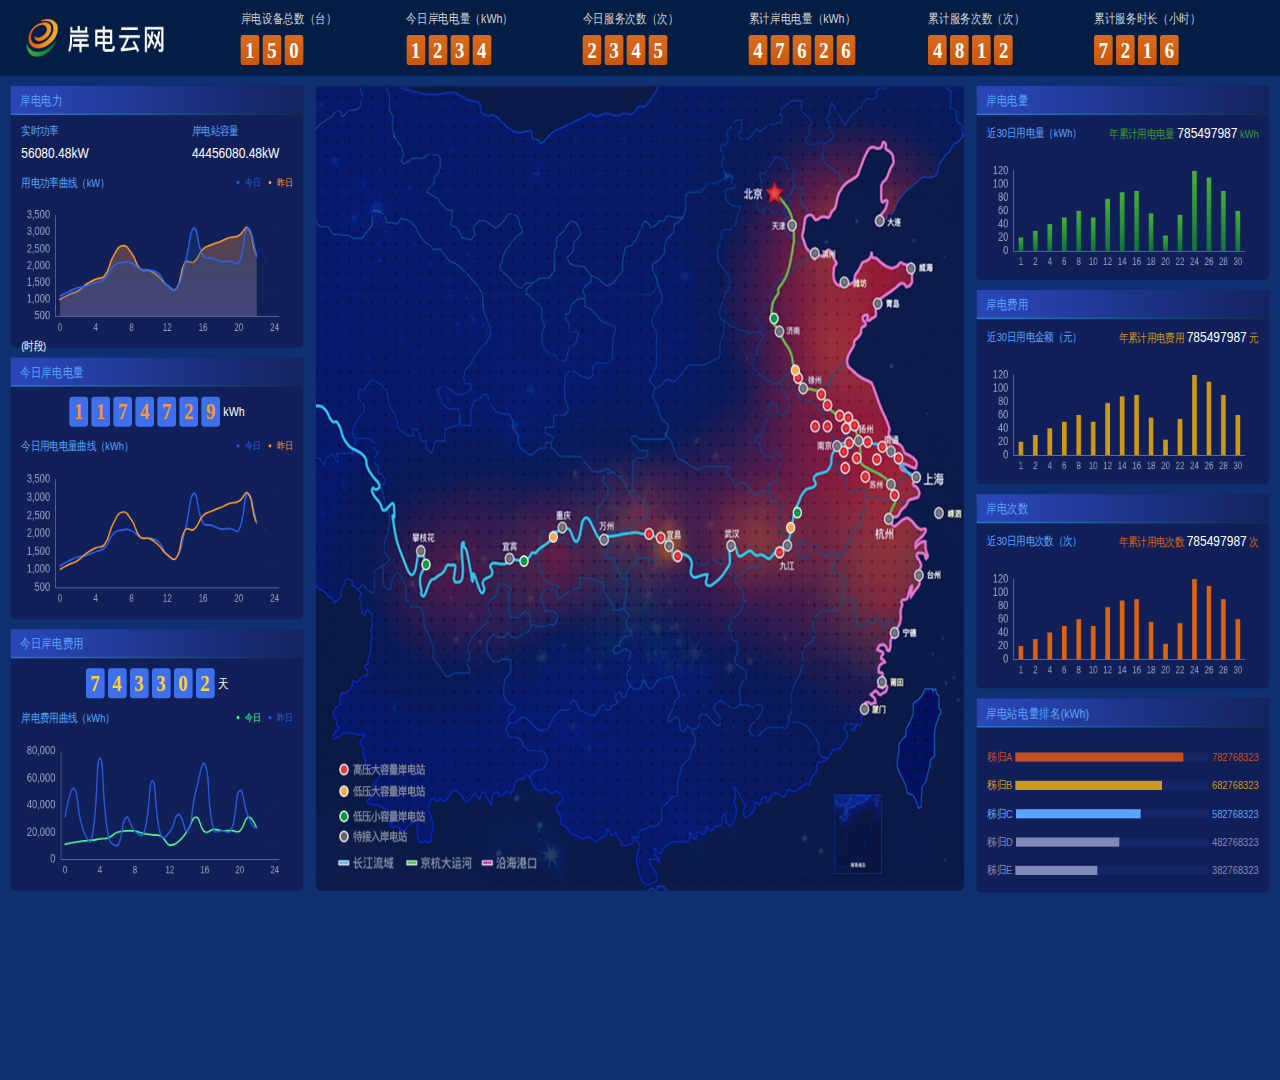
<file: index.html>
<!DOCTYPE html>
<html lang="en">
<head>
  <meta charset="UTF-8">
  <title>岸电云网主图界面</title>
  <link rel="stylesheet" href="./css/common.css">
  <link rel="stylesheet" href="./css/index.css">
</head>
<body>
  <!-- 顶部内容 -->
  <div class="header d-flex align-items-center">
    <img class="ml-40" src="./image/logo.png" alt="">
    <ul class="headCanshu flex-bet-cen">
      <li>
        <div class="font-16 color-D2D5D5 font-w400">岸电设备总数（台）</div>
        <div class="mt-12 d-flex headCanshu1"></div>
      </li>
      <li>
        <div class="font-16 color-D2D5D5">今日岸电电量（kWh）</div>
        <div class="mt-12 d-flex headCanshu2"></div>
      </li>
      <li>
        <div class="font-16 color-D2D5D5">今日服务次数（次）</div>
        <div class="mt-12 d-flex headCanshu3"></div>
      </li>
      <li>
        <div class="font-16 color-D2D5D5">累计岸电电量（kWh）</div>
        <div class="mt-12 d-flex headCanshu4"></div>
      </li>
      <li>
        <div class="font-16 color-D2D5D5">累计服务次数（次）</div>
        <div class="mt-12 d-flex headCanshu5"></div>
      </li>
      <li>
        <div class="font-16 color-D2D5D5">累计服务时长（小时）</div>
        <div class="mt-12 d-flex headCanshu6"></div>
      </li>
    </ul>
  </div>
  <!-- 主要内容 -->
  <div class="main d-flex justify-content-between w-100 mt-12 mx-16">
    <!-- 左侧内容 -->
    <div class="mainLeft">
      <!--岸电电力-->
      <div class="lrBox w-100 hei_314">
        <div class="borderBg">岸电电力</div>
        <!--岸电电力内容-->
        <div class="mx-16 mt-12 w-100 posi_rela">
          <div class="d-flex justify-content-between">
            <div>
              <div class="color-58A6FF">实时功率</div>
              <div class="font-18 mt-10">
                <span class="addl-ssgl">56080.48</span>kW
              </div>
            </div>
            <div class="mr-20">
              <div class="color-58A6FF">岸电站容量</div>
              <div class="font-18 mt-10">
                <span class="addl-adzrl">44456080.48</span>kW
              </div>
            </div>
          </div>
          <div class="flex-bet-cen mt-20">
            <span class="color-58A6FF">用电功率曲线（kW）</span>
            <div class="flex-cen-cen font-12 font-w400">
              <span class="dot" style="background: #275EE4"></span>
              <span class="color-275EE4 ml-8">今日</span>
              <span class="dot ml-12" style="background: #FF9D2A"></span>
              <span class="color-FF9D2A ml-8">昨日</span>
            </div>
          </div>
          <!-- 岸电电力echarts -->
          <div class="w-100 mt-12" id="andiandianli"></div>
          <div class="z-1">
            (时段)
          </div>
        </div>
      </div>
      <!--今日岸电电量-->
      <div class="lrBox w-100 hei_314 mt-12">
        <div class="borderBg">今日岸电电量</div>
        <div class="mx-16 mt-12 w-100">
          <div class="w-100 flex-cen-cen mt-12">
            <div class="jraddlVal d-flex"></div>
            <span class="font-16">kWh</span>
          </div>
          <div class="flex-bet-cen mt-16">
            <span class="color-58A6FF">今日用电电量曲线（kWh）</span>
            <div class="flex-cen-cen font-12 font-w400">
              <span class="dot" style="background: #275EE4"></span>
              <span class="color-275EE4 ml-8">今日</span>
              <span class="dot ml-12" style="background: #FF9D2A"></span>
              <span class="color-FF9D2A ml-8">昨日</span>
            </div>
          </div>
          <!-- 今日岸电电量echarts -->
          <div class="w-100 mt-12" id="andiandianliang"></div>
        </div>
      </div>
      <!--今日岸电费用-->
      <div class="lrBox w-100 hei_314 mt-12">
        <div class="borderBg">今日岸电费用</div>
        <div class="mx-16 mt-12 w-100">
          <div class="w-100 flex-cen-cen mt-12">
            <div class="jradfyVal d-flex"></div>
            <span class="font-16">天</span>
          </div>
          <div class="flex-bet-cen mt-16">
            <span class="color-58A6FF">岸电费用曲线（kWh）</span>
            <div class="flex-cen-cen font-12 font-w400">
              <span class="dot" style="background: #4DFF90"></span>
              <span class="color-4DFF90 ml-8">今日</span>
              <span class="dot ml-12" style="background: #275EE4"></span>
              <span class="color-275EE4 ml-8">昨日</span>
            </div>
          </div>
          <!-- 今日岸电费用echarts -->
          <div class="w-100 mt-12" id="andianfeiyong"></div>
        </div>
      </div>
    </div>
    <!-- 中间内容 -->
    <div class="mainCenter posi_rela">
      <div class="posi_abso_all js-circle-container"></div>
    </div>
    <!-- 右侧内容 -->
    <div class="mainRight">
      <!--岸电电量-->
      <div class="lrBox w-100 hei_230">
        <div class="borderBg">岸电电量</div>
        <div class="mx-16 py-12">
          <div class="flex-bet-cen w-100">
            <span class="color-58A6FF">近30日用电量（kWh）</span>
            <span class="color-3C9938">
              <span>年累计用电电量</span>
              <span class="font-18 color-fff">785497987</span>
              <span>kWh</span>
            </span>
          </div>
          <div class="mt-20" id="andiandianliang_r"></div>
        </div>
      </div>
      <!--岸电费用-->
      <div class="lrBox w-100 hei_230 mt-12">
        <div class="borderBg">岸电费用</div>
        <div class="mx-16 py-12">
          <div class="flex-bet-cen w-100">
            <span class="color-58A6FF">近30日用电金额（元）</span>
            <span class="color-CC9819">
              <span>年累计用电费用</span>
              <span class="font-18 color-fff">785497987</span>
              <span>元</span>
            </span>
          </div>
          <div class="mt-20" id="andianjine"></div>
        </div>
      </div>
      <!--岸电次数-->
      <div class="lrBox w-100 hei_230 mt-12">
        <div class="borderBg">岸电次数</div>
        <div class="mx-16 py-12">
          <div class="flex-bet-cen w-100">
            <span class="color-58A6FF">近30日用电次数（次）</span>
            <span class="color-DA6314">
              <span>年累计用电次数</span>
              <span class="font-18 color-fff">785497987</span>
              <span>次</span>
            </span>
          </div>
          <div class="mt-20" id="andiancishu"></div>
        </div>
      </div>
      <!--岸电站电量排名(kWh)-->
      <div class="lrBox w-100 hei_230 mt-12">
        <div class="borderBg">岸电站电量排名(kWh)</div>
        <div class="mx-16 pt-8 listhtml">

        </div>
      </div>
    </div>
  </div>
  <script src="./plugins/jquery.min.js"></script>
  <script src="./plugins/echarts.min.js"></script>
  <script src="./js/echartsJson_index.js"></script>
  <script src="./js/function.js"></script>
  <script src="./js/dataJson.js"></script>
  <script src="./js/init.js"></script>
</body>
</html>
</file>
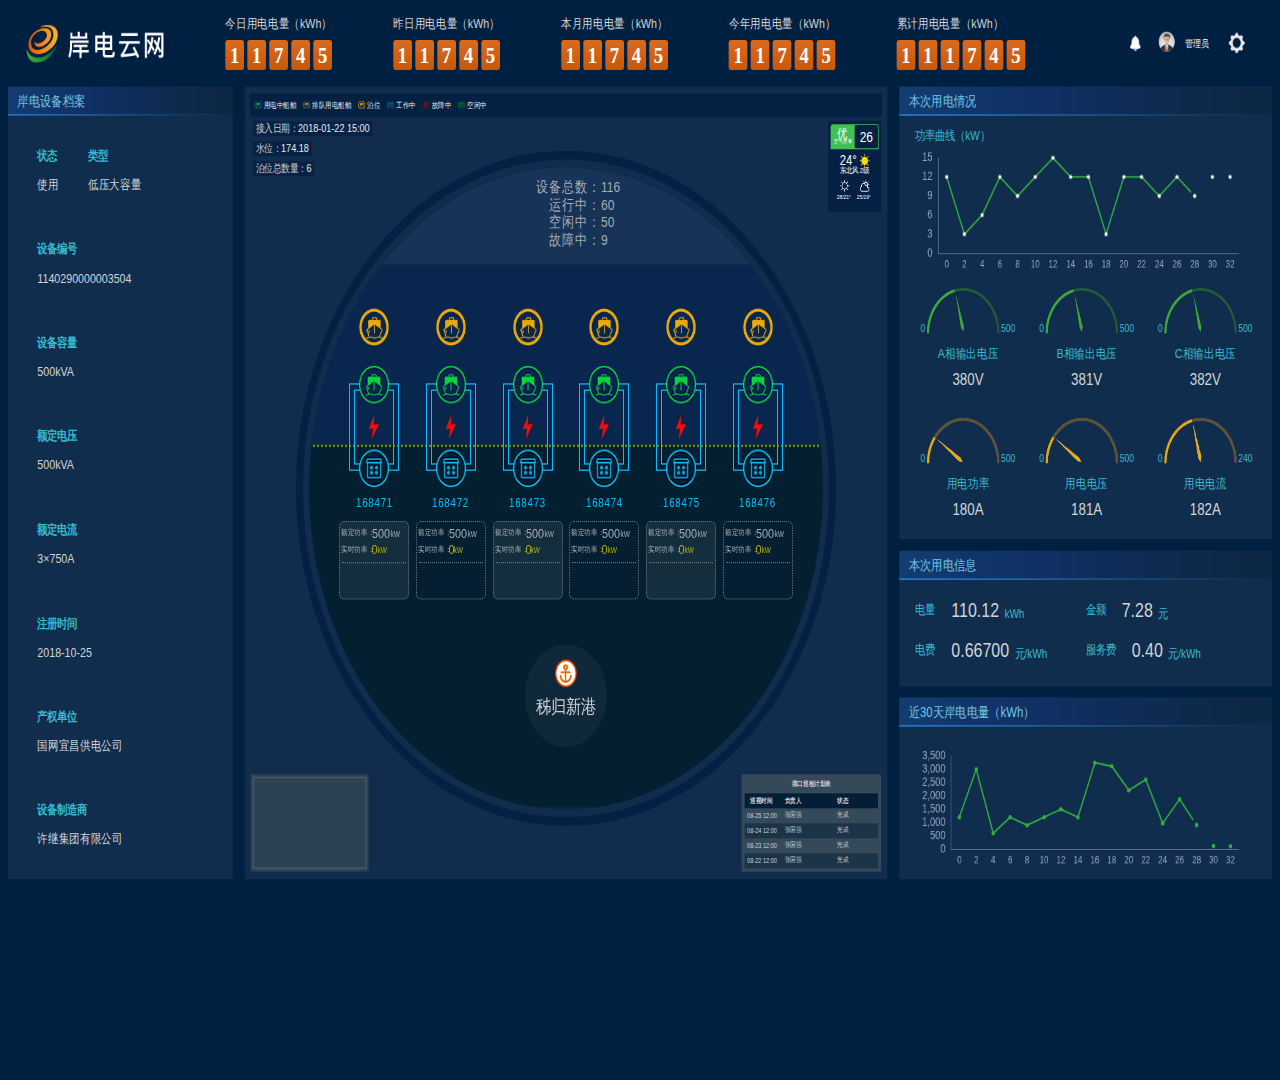
<file: warlevel.html>
<!DOCTYPE html>
<html lang="en">
<head>
  <meta charset="UTF-8">
  <title>岸电云网站级界面</title>
  <link rel="stylesheet" href="./css/common.css">
  <link rel="stylesheet" href="./css/warlevel.css">
</head>
<body>
<!-- 顶部内容 -->
<div class="header d-flex align-items-center">
  <img class="ml-40" src="./image/logo.png" alt="">
  <ul class="headCanshu flex-bet-cen">
    <li>
      <div class="font-16 color-D2D5D5 font-w400">今日用电电量（kWh）</div>
      <div class="mt-12 d-flex headCanshu1"></div>
    </li>
    <li>
      <div class="font-16 color-D2D5D5">昨日用电电量（kWh）</div>
      <div class="mt-12 d-flex headCanshu2"></div>
    </li>
    <li>
      <div class="font-16 color-D2D5D5">本月用电电量（kWh）</div>
      <div class="mt-12 d-flex headCanshu3"></div>
    </li>
    <li>
      <div class="font-16 color-D2D5D5">今年用电电量（kWh）</div>
      <div class="mt-12 d-flex headCanshu4"></div>
    </li>
    <li>
      <div class="font-16 color-D2D5D5">累计用电电量（kWh）</div>
      <div class="mt-12 d-flex headCanshu5"></div>
    </li>
  </ul>
  <div class="flex-cen-cen">
    <img src="./image/bell.png" alt="">
    <img class="ml-24" src="./image/header.png" alt="">
    <span class="ml-12">管理员</span>
    <img class="ml-24 mt-6" src="./image/setting.png" alt="">
  </div>
</div>
<!-- 主要内容 -->
<div class="main d-flex justify-content-between w-100 px-12">
  <!-- 左侧内容 -->
  <div class="mainLeft">
    <div class="borderBg borderBg2">岸电设备档案</div>
    <div class="mainLeftCont w-100 bg-112D4E py-40 pl-44 color-D2D5D5 font-16 d-flex justify-content-between flex-column">
      <div class="d-flex">
        <div class="textModule">
          <span>状态</span>
          <span>使用</span>
        </div>
        <div class="textModule pl-44">
          <span>类型</span>
          <span>低压大容量</span>
        </div>
      </div>
      <div class="textModule">
        <span>设备编号</span>
        <span>1140290000003504</span>
      </div>
      <div class="textModule">
        <span>设备容量</span>
        <span>500kVA</span>
      </div>
      <div class="textModule">
        <span>额定电压</span>
        <span>500kVA</span>
      </div>
      <div class="textModule">
        <span>额定电流</span>
        <span>3×750A</span>
      </div>
      <div class="textModule">
        <span>注册时间</span>
        <span>2018-10-25</span>
      </div>
      <div class="textModule">
        <span>产权单位</span>
        <span>国网宜昌供电公司</span>
      </div>
      <div class="textModule">
        <span>设备制造商</span>
        <span>许继集团有限公司</span>
      </div>
    </div>
  </div>
  <!-- 中间内容 -->
  <div class="mainCenter">
    <div class="port-box bg-122c4d">
      <div class="port-header bg-042043">
        <ul class="ul-ph">
          <li><span>用电中船舶</span></li>
          <li><span>排队用电船舶</span></li>
          <li><span>泊位</span></li>
          <li><span>工作中</span></li>
          <li><span>故障中</span></li>
          <li><span>空闲中</span></li>
        </ul>
      </div>
      <div class="port-data">
        <!--左上角数据-->
        <div class="pd-left">
          <div><span>接入日期：<i>2018-01-22 15:00</i></span></div>
          <div><span>水位：<i>174.18</i></span></div>
          <div><span>泊位总数量：<i>6</i></span></div>
        </div>
        <!--右上角数据-->
        <div class="pd-right clear">
          <div class="air-data">
            <div class="air-flag">
              <div>优</div>
              <span>空气质量</span>
            </div>
            <div class="air-value">26</div>
          </div>
          <div class="temperature-data">
            <span>24°</span>
            <i class="icon-sun"></i>
          </div>
          <div class="wind-value t-center">东北风 2级</div>
          <div class="temperature-data-all">
            <div class="icon-sun-white"><span>28/21°</span></div>
            <div class="icon-cloud"><span>25/19°</span></div>
          </div>
        </div>
        <div class="circle-data">
          <div class="cd-inside bd-50p">
            <!--头部数据-->
            <div class="cd-inside-abs bd-50p">
              <div class="cd-header-box bd-50p">
                <div class="cd-header">
                  <div>
                    <div>
                      <div><span>设备总数：</span><i>116</i></div>
                      <div><span>运行中：</span><i>60</i></div>
                      <div><span>空闲中：</span><i>50</i></div>
                      <div><span>故障中：</span><i>9</i></div>
                    </div>
                  </div>
                </div>
              </div>
            </div>
            <!--底部数据-->
            <div class="cd-inside-abs bd-50p">
              <div class="cd-header-box bd-50p">
                <div style="visibility: hidden;" class="cd-header">
                  <div>
                    <div>
                      <div><span>水位(米)：</span><i>20</i></div>
                      <div><span>泊位总数量(个)：</span><i>80</i></div>
                      <div><span>空闲泊位数量(个)：</span><i>26</i></div>
                      <div><span>流量(立方米/秒)：</span><i>19500</i></div>
                    </div>
                  </div>
                </div>
                <div class="cd-device-wrapper">
                  <ul class="device-list">
                    <li>
                      <span class="icon-charge-size icon-park"></span>
                      <div class="charge-box">
                        <span class="icon-charge-size icon-charge-ship"></span>
                        <div class="transfer-line"><div></div></div>
                        <span class="icon-charge-size icon-work" id='0'></span>
                        <span class="i-work-value">168471</span>
                      </div>
                      <div class="charge-power">
                        <div class="cp-data"><div>额定功率：</div><span>500</span><i>kW</i></div>
                        <div class="cp-data"><div>实时功率：</div><span class="c-b2ab0f" id="powerValue168471Current">0</span><i class="c-b2ab0f">kW</i></div>
                        <div class="cp-line"></div>
                        <div class="cp-power">
                          <canvas id="powerValue168471" width="32000" height="25"></canvas>
                        </div>
                      </div>
                    </li>
                    <li>
                      <span class="icon-charge-size icon-park"></span>
                      <div class="charge-box">
                        <span class="icon-charge-size icon-charge-ship"></span>
                        <div class="transfer-line"><div></div></div>
                        <span class="icon-charge-size icon-work" id='1'></span>
                        <span class="i-work-value">168472</span>
                      </div>
                      <div class="charge-power">
                        <div class="cp-data"><div>额定功率：</div><span>500</span><i>kW</i></div>
                        <div class="cp-data"><div>实时功率：</div><span class="c-b2ab0f" id="powerValue168472Current">0</span><i class="c-b2ab0f">kW</i></div>
                        <div class="cp-line"></div>
                        <div class="cp-power">
                          <canvas id="powerValue168472" width="32000" height="25"></canvas>
                        </div>
                      </div>
                    </li>
                    <li>
                      <span class="icon-charge-size icon-park"></span>
                      <div class="charge-box">
                        <span class="icon-charge-size icon-charge-ship"></span>
                        <div class="transfer-line"><div></div></div>
                        <span class="icon-charge-size icon-work" id='2'></span>
                        <span class="i-work-value">168473</span>
                      </div>
                      <div class="charge-power">
                        <div class="cp-data"><div>额定功率：</div><span>500</span><i>kW</i></div>
                        <div class="cp-data"><div>实时功率：</div><span class="c-b2ab0f" id="powerValue168473Current">0</span><i class="c-b2ab0f">kW</i></div>
                        <div class="cp-line"></div>
                        <div class="cp-power">
                          <canvas id="powerValue168473" width="32000" height="25"></canvas>
                        </div>
                      </div>
                    </li>
                    <li>
                      <span class="icon-charge-size icon-park"></span>
                      <div class="charge-box">
                        <span class="icon-charge-size icon-charge-ship"></span>
                        <div class="transfer-line"><div></div></div>
                        <span class="icon-charge-size icon-work" id='3'></span>
                        <span class="i-work-value">168474</span>
                      </div>
                      <div class="charge-power">
                        <div class="cp-data"><div>额定功率：</div><span>500</span><i>kW</i></div>
                        <div class="cp-data"><div>实时功率：</div><span class="c-b2ab0f" id="powerValue168474Current">0</span><i class="c-b2ab0f">kW</i></div>
                        <div class="cp-line"></div>
                        <div class="cp-power">
                          <canvas id="powerValue168474" width="32000" height="25"></canvas>
                        </div>
                      </div>
                    </li>
                    <li>
                      <span class="icon-charge-size icon-park"></span>
                      <div class="charge-box">
                        <span class="icon-charge-size icon-charge-ship"></span>
                        <div class="transfer-line"><div></div></div>
                        <span class="icon-charge-size icon-work" id='4'></span>
                        <span class="i-work-value">168475</span>
                      </div>
                      <div class="charge-power">
                        <div class="cp-data"><div>额定功率：</div><span>500</span><i>kW</i></div>
                        <div class="cp-data"><div>实时功率：</div><span class="c-b2ab0f" id="powerValue168475Current">0</span><i class="c-b2ab0f">kW</i></div>
                        <div class="cp-line"></div>
                        <div class="cp-power">
                          <canvas id="powerValue168475" width="32000" height="25"></canvas>
                        </div>
                      </div>
                    </li>
                    <li>
                      <span class="icon-charge-size icon-park"></span>
                      <div class="charge-box">
                        <span class="icon-charge-size icon-charge-ship"></span>
                        <div class="transfer-line"><div></div></div>
                        <span class="icon-charge-size icon-work" id='5'></span>
                        <span class="i-work-value">168476</span>
                      </div>
                      <div class="charge-power">
                        <div class="cp-data"><div>额定功率：</div><span>500</span><i>kW</i></div>
                        <div class="cp-data"><div>实时功率：</div><span class="c-b2ab0f" id="powerValue168476Current">0</span><i class="c-b2ab0f">kW</i></div>
                        <div class="cp-line"></div>
                        <div class="cp-power">
                          <canvas id="powerValue168476" width="32000" height="25"></canvas>
                        </div>
                      </div>
                    </li>
                  </ul>
                </div>
                <div class="cd-footer flex-cen-cen">
                  <ul class="cdf-list flex-cen-cen">

                    <li>
                      <div class="bd-50p">秭归新港</div>
                    </li>

                  </ul>
                </div>
              </div>
            </div>
            <!--虚线框遮罩层-->
            <div class="cd-inside-abs bd-50p">
              <div class="cd-header-box bd-50p">
                <!--<canvas id="layerCanvas" class="canvas-size " width="514" height="514"></canvas>-->
                <div  class="canvas-size layer-canvas"></div>
              </div>
            </div>
          </div>

          <div class="circle-modal">
            <div id="modalChart"></div>
            <div class="modal-table">
              <div class="modal-thead clearfix">
                <div class="modal-td">序号</div>
                <div class="modal-td">开始时间</div>
                <div class="modal-td">结束时间</div>
                <div class="modal-td">用电时长</div>
                <div class="modal-td">用电费用</div>
              </div>
              <div class="modal-tbody">
                <div class="modal-tr clearfix">
                  <div class="modal-td">1</div>
                  <div class="modal-td">09:23</div>
                  <div class="modal-td">19:56</div>
                  <div class="modal-td">8小时33分钟</div>
                  <div class="modal-td">108元</div>
                </div>
                <div class="modal-tr clearfix">
                  <div class="modal-td">2</div>
                  <div class="modal-td">07:28</div>
                  <div class="modal-td">24:56</div>
                  <div class="modal-td">10小时28分钟</div>
                  <div class="modal-td">168元</div>
                </div>
                <div class="modal-tr clearfix">
                  <div class="modal-td">3</div>
                  <div class="modal-td">16:23</div>
                  <div class="modal-td">--</div>
                  <div class="modal-td">--</div>
                  <div class="modal-td">--</div>
                </div>
                <div class="modal-tr clearfix">
                  <div class="modal-td">4</div>
                  <div class="modal-td">14:23</div>
                  <div class="modal-td">--</div>
                  <div class="modal-td">--</div>
                  <div class="modal-td">--</div>
                </div>
              </div>
            </div>
          </div>
        </div>
        <!--左下角地图数据-->
        <div class="pd-bottom-left">
          <div id="portMap" class="port-map"></div>
        </div>
        <!--右下角数据-->
        <div class="pd-bottom-right">
          <table cellpadding="0" cellspacing="0">
            <thead>
            <tr>
              <th colspan="3" style="color: #cccccc">港口巡检计划表</th>
            </tr>
            <tr class="pt-th">
              <th><span>巡视时间</span></th>
              <th><span>负责人</span></th>
              <th><span>状态</span></th>
            </tr>
            </thead>
            <tbody>
            <tr>
              <td><span>08-25 12:00</span></td>
              <td><span>张国强</span></td>
              <td><span>完成</span></td>
            </tr>
            <tr>
              <td><span>08-24 12:00</span></td>
              <td><span>张国强</span></td>
              <td><span>完成</span></td>
            </tr>
            <tr>
              <td><span>08-23 12:00</span></td>
              <td><span>张国强</span></td>
              <td><span>完成</span></td>
            </tr>
            <tr>
              <td><span>08-22 12:00</span></td>
              <td><span>张国强</span></td>
              <td><span>完成</span></td>
            </tr>
            </tbody>
          </table>
        </div>
      </div>
    </div>

  </div>
  <!-- 右侧内容 -->
  <div class="mainRight d-flex flex-column justify-content-between">
    <div class="w-100 bg-112D4E" style="height: 543px;">
      <div class="borderBg borderBg3">本次用电情况</div>
      <div class="px-24 pt-16">
        <div class="font-15 color-38BACD">功率曲线（kW）</div>
        <div id="yongdianqingkuang" class="w-100" style="height: 162px;"></div>

        <div class="dashboard-container content-float-left clearfix mt-20">
          <div class="dashboard-list">
            <div class="dashboard-top content-float-left clearfix">
              <div class="dashboard-min">0</div>
              <div class="dashboard-core">
                <div class="dashboard-content">
                  <div class="dashboard-highlight"></div>
                  <div class="dashboard-bg"></div>
                </div>
                <div class="dashboard-pointer"></div>
              </div>
              <div class="dashboard-max">0</div>
            </div>
            <div class="dashboard-bottom">
              <p>A相输出电压</p>
              <p class="dashboard-val">0kW</p>
            </div>
          </div>

          <div class="dashboard-list">
            <div class="dashboard-top content-float-left clearfix">
              <div class="dashboard-min">0</div>
              <div class="dashboard-core">
                <div class="dashboard-content">
                  <div class="dashboard-highlight"></div>
                  <div class="dashboard-bg"></div>
                </div>
                <div class="dashboard-pointer"></div>
              </div>
              <div class="dashboard-max">0</div>
            </div>
            <div class="dashboard-bottom">
              <p>B相输出电压</p>
              <p class="dashboard-val">0V</p>
            </div>
          </div>

          <div class="dashboard-list" style="margin-right: 0">
            <div class="dashboard-top content-float-left clearfix">
              <div class="dashboard-min">0</div>
              <div class="dashboard-core">
                <div class="dashboard-content">
                  <div class="dashboard-highlight"></div>
                  <div class="dashboard-bg"></div>
                </div>
                <div class="dashboard-pointer"></div>
              </div>
              <div class="dashboard-max">0</div>
            </div>
            <div class="dashboard-bottom">
              <p>C相输出电压</p>
              <p class="dashboard-val">0A</p>
            </div>
          </div>

          <div class="dashboard-list mt-20">
            <div class="dashboard-top content-float-left clearfix">
              <div class="dashboard-min">0</div>
              <div class="dashboard-core">
                <div class="dashboard-content">
                  <div class="dashboard-highlight dhiye2"></div>
                  <div class="dashboard-bg dhye2"></div>
                </div>
                <div class="dashboard-pointer dpye2"></div>
              </div>
              <div class="dashboard-max">0</div>
            </div>
            <div class="dashboard-bottom">
              <p>用电功率</p>
              <p class="dashboard-val">0kW</p>
            </div>
          </div>

          <div class="dashboard-list  mt-20">
            <div class="dashboard-top content-float-left clearfix">
              <div class="dashboard-min">0</div>
              <div class="dashboard-core">
                <div class="dashboard-content">
                  <div class="dashboard-highlight dhiye2"></div>
                  <div class="dashboard-bg dhye2"></div>
                </div>
                <div class="dashboard-pointer dpye2"></div>
              </div>
              <div class="dashboard-max">0</div>
            </div>
            <div class="dashboard-bottom">
              <p>用电电压</p>
              <p class="dashboard-val">0kW</p>
            </div>
          </div>

          <div class="dashboard-list mr-20  mt-20">
            <div class="dashboard-top content-float-left clearfix">
              <div class="dashboard-min">0</div>
              <div class="dashboard-core">
                <div class="dashboard-content">
                  <div class="dashboard-highlight dhiye2"></div>
                  <div class="dashboard-bg dhye2"></div>
                </div>
                <div class="dashboard-pointer dpye2"></div>
              </div>
              <div class="dashboard-max">0</div>
            </div>
            <div class="dashboard-bottom">
              <p>用电电流</p>
              <p class="dashboard-val">0kW</p>
            </div>
          </div>
        </div>
      </div>
    </div>
    <div class="w-100 bg-112D4E" style="height: 163px;">
      <div class="borderBg borderBg3">本次用电信息</div>
      <ul class="px-24 w-100 d-flex flex-warp font-15 color-38BACD">
        <li class="w-50 pt-24 d-flex align-items-center">
          <span>电量</span>
          <span class="d-flex align-items-end">
            <span class="font-24 ml-24 pr-8 color-D2D5D5">110.12</span>
            <span>kWh</span>
          </span>
        </li>
        <li class="w-50 pt-24 d-flex align-items-center">
          <span>金额</span>
          <span class="d-flex align-items-end">
            <span class="font-24 ml-24 pr-8 color-D2D5D5">7.28</span>
            <span>元</span>
          </span>
        </li>
        <li class="w-50 pt-24 d-flex align-items-center">
          <span>电费</span>
          <span class="d-flex align-items-end">
            <span class="font-24 ml-24 pr-8 color-D2D5D5">0.66700</span>
            <span>元/kWh</span>
          </span>
        </li>
        <li class="w-50 pt-24 d-flex align-items-center">
          <span>服务费</span>
          <span class="d-flex align-items-end">
            <span class="font-24 ml-24 pr-8 color-D2D5D5">0.40</span>
            <span>元/kWh</span>
          </span>
        </li>
      </ul>
    </div>
    <div class="w-100 bg-112D4E" style="height: 218px;">
      <div class="borderBg borderBg3">近30天岸电电量（kWh）</div>
      <div id="mouthUserpower" class="px-24 pt-16" style="height: 175px;">

      </div>
    </div>
  </div>
</div>
<script src="./plugins/jquery.min.js"></script>
<script src="./plugins/echarts.min.js"></script>
<script type="text/javascript" src="http://webapi.amap.com/maps?v=1.4.2&key=80eedf317b2528261bab773c8fbeec39"></script>
<script src="./js/echartsJson_warlevel.js"></script>
<script src="./js/function.js"></script>
<script src="./js/dataJson.js"></script>
<script src="./js/warelevelInit.js"></script>
<script src="./js/warlevel.js"></script>
</body>
</html>
</file>
<file: css/index.css>
.header{
  height: 91px;
  background: #041D45;
}
.headCanshu{
  width: 1440px;
  margin: 0 115px;
}
.mainLeft{
  width: 439px;
}
#andiandianli{
  height: 170px;
}
#andiandianliang, #andianfeiyong{
  height: 180px;
}
.mainCenter{
  width: 972px;
  height: 966px;
  background: url('../image/mapCenter.png') no-repeat;
  background-size: 100% 100%;
  border-radius: 6px;
}
.mainRight{
  width: 439px;
}
#andiandianliang_r, #andianjine, #andiancishu{
  height: 140px;
}



.circle-container {
  position: absolute;
  width: 14px;
  height: 14px;
  border-radius: 50%;
}

.circle-container .circle {
  width: 14px;
  height: 14px;
  border-radius: 100%;
  cursor: pointer;
}

.circle-container .pointer {
  display: none;
  position: absolute;
  top: -60px;
  left: 50%;
  margin-left: -110px;
  width: 220px;
  height: 60px;
  color: #FFF;
  font-weight: bold;
  letter-spacing: 0;
  text-align: center;
  background-image: url(../image/pointer.png);
  background-repeat: no-repeat;
  background-position: center 24px;
}

.circle-container .circle:hover + .pointer {
  display: block;
}

.circle-container .pointer p {
  display: inline-block;
  padding: 0 10px;
  background: rgba(242,191,10,1);
  box-shadow: 0 2px 4px 0 rgba(0,0,0,0.50);
  border-radius: 5px;
  line-height: 20px;
}
</file>
<file: css/warlevel.css>
html{
  background: #002042;
}
body{
  background: #002042;
}
.header{
  height: 104px;
  background: #002042;
}
.headCanshu{
  width: 1205px;
  margin: 0 152px 0 92px;
}
.mainLeft{
  width: 337px;
}
.mainLeftCont{
  height: 916px;
}
.mainCenter{
  width: 964px;
  height: 966px;
  border-radius: 6px;
}
.mainRight{
  width: 559px;
  height: 951px;
}
.borderBg{
  color: #70C6E0;
  font-size: 17px;
}
.borderBg2{
  background: url("../image/borderBg2.png") no-repeat;
}
.borderBg3{
  background: url("../image/borderBg3.png") no-repeat;
}





*{
  -webkit-box-sizing: border-box;
  -moz-box-sizing: border-box;
  box-sizing: border-box;
}
ul, li{
  list-style: none;
  padding: 0;
  margin: 0;
}
.clear:after{
  content: '';
  display: table;
  clear: both;
}
.content-body{
  padding: 10px 10px;
  background-color: #031f45;
}

.mc-table{
  width: 100%;
}
.tb-mc-left, .tb-mc-right{
  width: 306px;
}
.tb-mc-left, .tb-mc-middle, .tb-mc-right{
  padding-top: 5px;
  vertical-align: top;
}
.tb-mc-middle{
  padding-right: 3px;
  padding-left: 3px;
}
.box-rect{
  padding: 7px 7px;
  -webkit-border-radius: 1px;
  -moz-border-radius: 1px;
  border-radius: 1px;
}
.box-dt-title{
  padding: 5px 0;
  color: #fff;
  letter-spacing: 1px;
  text-align: center;
}
.box-dt-data{
  padding: 3px 3px;
  margin-top: 3px;
}
.carbon-data{
  padding-left: 72px;
  background: url(../img/carbon_ship.png) no-repeat 5px center;
  background-size: 60px 37px;
  -webkit-background-size: 60px 37px;
  -moz-background-size: 60px 37px;
}
.carbon-data > div{
  padding: 3px 3px 3px 96px;
  height: 80px;
  background-color: #0bb040;
  -webkit-border-radius: 5px;
  -moz-border-radius: 5px;
  border-radius: 5px;
  position: relative;
  color: #fff;
}
.carbon-reduce-today{
  position: absolute;
  top: 3px;
  left: 3px;
  width: 90px;
}
.carbon-reduce-total{
  height: 100%;
  background-color: #041f45;
  -webkit-border-radius: 5px;
  -moz-border-radius: 5px;
  border-radius: 5px;
}
.reduce-title{
  display: block;
  -webkit-transform: scale(0.8) translateX(-5px);
  -moz-transform: scale(0.8) translateX(-5px);
  -ms-transform: scale(0.8) translateX(-5px);
  -o-transform: scale(0.8) translateX(-5px);
  transform: scale(0.8) translateX(-5px);
  letter-spacing: 2px;
}
.reduce-title.tl{
  -webkit-transform: scale(0.8) translate(-9px, -4px);
  -moz-transform: scale(0.8) translate(-9px, -4px);
  -ms-transform: scale(0.8) translate(-9px, -4px);
  -o-transform: scale(0.8) translate(-9px, -4px);
  transform: scale(0.8) translate(-9px, -4px);
}
.reduce-compare{
  width: 140%;
  text-align: center;
  -webkit-transform: scale(0.7) translateX(-20%);
  -moz-transform: scale(0.7) translateX(-20%);
  -ms-transform: scale(0.7) translateX(-20%);
  -o-transform: scale(0.7) translateX(-20%);
  transform: scale(0.7) translateX(-20%);
  letter-spacing: 1px;
}
.reduce-compare.text-r{
  text-align: right;
  margin-top: 2px;
}
.reduce-data{
  position: relative;
  height: 35px;
  padding-left: 52px;
  margin-top: 5px;
}
.rd-value{
  position: absolute;
  top: 0;
  left: 0;
  height: 100%;
  font: normal bold 50px Arial, sans-serif;
  -webkit-transform: scale(0.85) translate(-5px, -12px);
  -moz-transform: scale(0.85) translate(-5px, -12px);
  -ms-transform: scale(0.85) translate(-5px, -12px);
  -o-transform: scale(0.85) translate(-5px, -12px);
  transform: scale(0.85) translate(-5px, -12px);
}
.rd-img{
  background: url(../img/c.png) no-repeat;
  background-size: 25px 19px;
  -webkit-background-size: 25px 19px;
  -moz-background-size: 25px 19px;
}
.rd-img span{
  font-family: Arial, sans-serif;
}
.rd-co{
  padding-top: 18px;
}
.rd-co-small{
  padding-top: 10px;
}
.rd-value.rv-small{
  font-size: 28px;
  -webkit-transform: scale(0.85) translate(5px, 0px);
  -moz-transform: scale(0.85) translate(5px, 0px);
  -ms-transform: scale(0.85) translate(5px, 0px);
  -o-transform: scale(0.85) translate(5px, 0px);
  transform: scale(0.85) translate(5px, 0px);
}
.reduce-data.rd-pd-none{
  padding-left: 0;
  text-align: center;
}
.rd-center{
  /*safari*/
  display:-webkit-box;
  display:-ms-flexbox;
  display: -webkit-flex;
  display: -moz-flex;
  display: -ms-flex;
  display: -o-flex;
  display: flex;
  -webkit-justify-content: center;
  justify-content: center;
  -webkit-align-items: center;
  align-items: center;
  -webkit-box-align: center;
  -webkit-box-pack: center;
  height: 100%;
  font-size: 21px;
  font-family: Arial, sans-serif;
}
.rd-center.fb{
  font-size: 35px;
  margin-top: -2px;
}
.rd-center span{
  font-size: 12px;
  margin-top: 5px;
}
.box-chart, .box-chart-small{
  width: 100%;
  height: 216px;
  margin-top: -30px;
}
.box-chart-small{
  height: 191px;
}
.box-chart.mr-none, .box-chart-small.mr-none{
  margin-top: 0;
}
.box-chart.mr-top, .box-chart-small.mt-top{
  margin-top: -30px;
}
.box-chart.mr-top-extra, .box-chart-small.mr-top-extra{
  margin-top: -8px;
}
.bdt-icon span{
  display: inline-block;
  vertical-align: top;
  padding-left: 18px;
  -webkit-transform: scale(0.85);
  -moz-transform: scale(0.85);
  -ms-transform: scale(0.85);
  -o-transform: scale(0.85);
  transform: scale(0.85);
}
.carbon-icon span{
  background: url(../img/carbon.png) no-repeat left center;
  background-size: 12px 12px;
  -webkit-background-size: 12px 12px;
  -moz-background-size: 12px 12px;
}
.operate-icon span{
  background: url(../img/operate.png) no-repeat left center;
  background-size: 12px 12px;
  -webkit-background-size: 12px 12px;
  -moz-background-size: 12px 12px;
}
.electric-sold-icon span{
  background: url(../img/electric_sold.png) no-repeat left center;
  background-size: 12px 12px;
  -webkit-background-size: 12px 12px;
  -moz-background-size: 12px 12px;
}
.load-monitoring-icon span{
  background: url(../img/load_monitoring.png) no-repeat left center;
  background-size: 12px 12px;
  -webkit-background-size: 12px 12px;
  -moz-background-size: 12px 12px;
}
.serve-ship-icon span{
  background: url(../img/service.png) no-repeat left center;
  background-size: 12px 12px;
  -webkit-background-size: 12px 12px;
  -moz-background-size: 12px 12px;
}
.power-box{
  padding: 4px 4px;
  background-color: #30465e;
  -webkit-border-radius: 2px;
  -moz-border-radius: 2px;
  border-radius: 2px;
  margin-top: 5px;
  position: relative;
  z-index: 1;
}
.power-box > div{
  height: 82px;
  background-color: #40c057;
  -webkit-border-radius: 2px;
  -moz-border-radius: 2px;
  border-radius: 2px;
  padding: 1px 1px 1px 100px;
  position: relative;
}
.power-line{
  width: 180px;
  height: 100%;
  padding: 5px;
  background-color: #122c4d;
  border-top-right-radius: 3px;
  border-bottom-right-radius: 3px;
  overflow: hidden;
}
.power-current{
  position: absolute;
  top: 0;
  left: 0;
  width: 100px;
  height: 100%;
  padding: 5px;
  color: #fff;
}
.power-line-canvas{
  display: block;
  width: 100%;
  height: 100%;
}
.dot-line{
  height: 2px;
  border-top: 2px dotted #03152c;
  margin-top: 8px;
}
.device-ratio{
  height: 160px;
  padding-left: 100px;
  margin: 8px 0 2px 0;
  position: relative;
  color: #fff;
}
.dr-box{
  position: absolute;
  top: 0;
  left: 0;
  width: 100px;
  height: 100%;
  padding: 5px;
  background-color: #2459ae;
  -webkit-border-radius: 5px;
  -moz-border-radius: 5px;
  border-radius: 5px;
}
.dr-title{
  font-size: 15px;
  position: relative;
}
.dr-title span{
  display: inline-block;
  width: 20px;
  height: 20px;
  background: url(../img/device_ratio.png) no-repeat;
  background-size: 100% 100%;
  -webkit-background-size: 100% 100%;
  -moz-background-size: 100% 100%;
  position: absolute;
  top: 2px;
  right: 3px;
}
.dr-chart{
  height: 100%;
  padding: 5px 0 10px 5px;
}
.drc-box{
  height: 220px;
  margin-top: -60px;
}
.port-box{
  /*padding: 8px 8px 74px 8px;*/
  padding: 8px 8px 8px 8px;
}
.port-header{
  padding: 8px 10px;
  color: #fff;
  letter-spacing: 1px;
}
.ul-ph{
  width: 135%;
  -webkit-transform: scale(0.75) translateX(-17%);
  -moz-transform: scale(0.75) translateX(-17%);
  -ms-transform: scale(0.75) translateX(-17%);
  -o-transform: scale(0.75) translateX(-17%);
  transform: scale(0.75) translateX(-17%);
}
.ul-ph:after{
  content: '';
  display: table;
  clear: both;
}
.ul-ph li{
  float: left;
  margin-left: 14px;
}
.ul-ph li:first-child{
  margin-left: 0;
}
.ul-ph li:first-child span{
  background: url(../img/use_ship.png) no-repeat;
}
.ul-ph li:nth-child(2) span{
  background: url(../img/wait_ship.png) no-repeat;
}
.ul-ph li:nth-child(3) span{
  background: url(../img/park_ship.png) no-repeat;
}
.ul-ph li:nth-child(4) span{
  background: url(../img/work_ship.png) no-repeat;
}
.ul-ph li:nth-child(5) span{
  background: url(../img/fault_ship.png) no-repeat;
}
.ul-ph li:nth-child(6) span{
  background: url(../img/free_ship.png) no-repeat;
}
.ul-ph li:nth-child(7) span{
  background: url(../img/port_ship.png) no-repeat;
}
.ul-ph li:nth-child(8) span{
  background: url(../img/supermarket_ship.png) no-repeat;
}
.ul-ph li:nth-child(9) span{
  background: url(../img/pharmacy_ship.png) no-repeat;
}
.ul-ph li:nth-child(10) span{
  background: url(../img/pile_ship.png) no-repeat;
}
.ul-ph li:nth-child(11) span{
  background: url(../img/police_ship.png) no-repeat;
}
.ul-ph li span{
  display: inline-block;
  vertical-align: top;
  padding-left: 18px;
  color: #ebeaea;
  font-size: 12px;
  cursor: pointer;
}
.ul-ph li span:active{
  opacity: 0.8;
}
.ul-ph li:first-child span,
.ul-ph li:nth-child(2) span,
.ul-ph li:nth-child(3) span,
.ul-ph li:nth-child(4) span,
.ul-ph li:nth-child(5) span,
.ul-ph li:nth-child(6) span,
.ul-ph li:nth-child(7) span,
.ul-ph li:nth-child(8) span,
.ul-ph li:nth-child(9) span,
.ul-ph li:nth-child(10) span,
.ul-ph li:nth-child(11) span{
  background-position: 0 center;
  background-size: 14px 14px;
  -webkit-background-size: 14px 14px;
  -moz-background-size: 14px 14px;
}
.port-data{
  position: relative;
  border: 1px solid transparent;
}
.pd-left{
  position: absolute;
  top: 0;
  left: 0;
  display: inline-block;
}
.pd-left div{
  -webkit-transform: scale(0.85) translateX(-15px);
  -moz-transform: scale(0.85) translateX(-15px);
  -ms-transform: scale(0.85) translateX(-15px);
  -o-transform: scale(0.85) translateX(-15px);
  transform: scale(0.85) translateX(-15px);
  margin-top: 3px;
}
.pd-left span{
  display: inline-block;
  padding: 2px 5px 3px 5px;
  color: #cccccc;
  font-size: 15px;
  background-color: #072246;
}
.pd-left span i{
  color: #ebeaea;
  font-style: normal;
  font-size: 16px;
  font-family: Arial, sans-serif;
}
.pd-right{
  position: absolute;
  top: 0;
  right: 0;
  width: 80px;
  height: 110px;
  padding: 4px;
  background-color: #042044;
  float: right;
  margin-top: 4px;
  -webkit-border-radius: 5px;
  -moz-border-radius: 5px;
  border-radius: 5px;
  color: #fff;
}
.air-data{
  height: 30px;
  padding: 1px 1px 1px 50%;
  background-color: #40c057;
  -webkit-border-top-left-radius: 3px;
  -moz-border-radius-topleft: 3px;
  border-top-left-radius: 3px;
  -webkit-border-top-right-radius: 3px;
  -moz-border-radius-topright: 3px;
  border-top-right-radius: 3px;
  position: relative;
}
.air-flag{
  position: absolute;
  top: 4px;
  left: 0;
  width: 50%;
}
.air-flag div, .air-flag span{
  display: block;
  font-size: 16px;
  text-align: center;
}
.air-flag span{
  width: 70px;
  letter-spacing: 1px;
  -webkit-transform: scale(0.4) translate(-40px, -18px);
  -moz-transform: scale(0.4) translate(-40px, -18px);
  -ms-transform: scale(0.4) translate(-40px, -18px);
  -o-transform: scale(0.4) translate(-40px, -18px);
  transform: scale(0.4) translate(-40px, -18px);
}
.air-value{
  height: 100%;
  background-color: #042044;
  -webkit-border-radius: 2px;
  -moz-border-radius: 2px;
  border-radius: 2px;
  font-size: 18px;
  font-family: Arial, sans-serif;
  /*safari*/
  display:-webkit-box;
  display:-ms-flexbox;
  display: -webkit-flex;
  display: -moz-flex;
  display: -ms-flex;
  display: -o-flex;
  display: flex;
  -webkit-justify-content: center;
  -webkit-align-items: center;
  justify-content: center;
  align-items: center;
  -webkit-box-pack: center;
  -webkit-box-align: center;
}
.temperature-data{
  text-align: center;
  margin-top: 5px;
}
.temperature-data span{
  font-size: 17px;
  font-family: Arial, sans-serif;
}
.temperature-data i{
  display: inline-block;
  vertical-align: top;
  width: 16px;
  height: 16px;
  margin-top: 1px;
}
.temperature-data i.icon-sun{
  background: url(../img/sun.png) no-repeat;
  background-size: 100% 100%;
  -webkit-background-size: 100% 100%;
  -moz-background-size: 100% 100%;
}
.wind-value {
  -webkit-transform: scale(0.75) translateY(-4px);
  -moz-transform: scale(0.75) translateY(-4px);
  -ms-transform: scale(0.75) translateY(-4px);
  -o-transform: scale(0.75) translateY(-4px);
  transform: scale(0.75) translateY(-4px);
}
.temperature-data-all{
  /*safari*/
  display:-webkit-box;
  display:-ms-flexbox;
  display: -webkit-flex;
  display: -moz-flex;
  display: -ms-flex;
  display: -o-flex;
  display: flex;
  -webkit-justify-content: center;
  justify-content: center;
  -webkit-box-pack: center;
  margin-top: 3px;
}
.temperature-data-all > div{
  width: 30px;
  padding-top: 20px;
}
.icon-sun-white{
  background: url(../img/sun_white.png) no-repeat center top;
  background-size: 14px 14px;
  -webkit-background-size: 14px 14px;
  -moz-background-size: 14px 14px;
}
.icon-cloud{
  background: url(../img/cloud.png) no-repeat center top;
  background-size: 14px 14px;
  -webkit-background-size: 14px 14px;
  -moz-background-size: 14px 14px;
}
.temperature-data-all > div span{
  display: block;
  width: 40px;
  -webkit-transform: scale(0.6) translate(-8px, -10px);
  -moz-transform: scale(0.6) translate(-8px, -10px);
  -ms-transform: scale(0.6) translate(-8px, -10px);
  -o-transform: scale(0.6) translate(-8px, -10px);
  transform: scale(0.6) translate(-8px, -10px);
}
.circle-data{
  width: 540px;
  height: 540px;
  border: 7px solid #042044;
  margin: 143px auto;
  -webkit-border-radius: 50%;
  -moz-border-radius: 50%;
  border-radius: 50%;
  position: relative;
  margin-top: 175px;
  margin-bottom: 73px;
  transform: scale(1.5);
}
.cd-inside, .cd-inside-abs{
  width: 514px;
  height: 514px;
  background-color: #08264e;
  margin: 6px auto;
  /*position: relative;*/
  z-index: 1;
  overflow: hidden;
}
.cd-inside-abs{
  position: absolute;
  top: 0;
  background-color: transparent;
}
.cd-inside .cd-inside-abs:first-child{
  z-index: 2;
}
.cd-inside .cd-inside-abs:nth-child(2){
  z-index: 3;
}
.cd-inside .cd-inside-abs:nth-child(3){
  z-index: 1;
}
.cd-header-box{
  width:100%;
  height: 100%;
  overflow:hidden;
}
.cd-header{
  padding-bottom: 12px;
  color: #a7acb2;
  background-color: #173358;
}
.cd-header > div > div{
  width: 160px;
  margin: 0 auto;
}
.cd-header > div > div > div{
  margin-bottom: 2px;
}
.cd-header > div > div > div:first-child{
  float: left;
  margin-top: 10px;
}
.cd-header > div > div > div > span {
  display: inline-block;
  vertical-align: top;
  width: 115px;
  text-align: right;
  letter-spacing: 1px;
}
.cd-header > div > div > div > i{
  font-style: normal;
  font-family: Arial, sans-serif;
}
.cd-device-wrapper{
  margin-top: 35px;
  position: relative;
  z-index: 1;
}
.device-list{
  width: 100%;
  padding: 0 30px;
  /*safari*/
  display:-webkit-box;
  display:-ms-flexbox;
  display: -webkit-flex;
  display: -moz-flex;
  display: -ms-flex;
  display: -o-flex;
  display: flex;
  -webkit-justify-content: space-between;
  justify-content: space-between;
  -webkit-box-pack: justify;
}
.device-list li{
  width: 70px;
}
.icon-charge-size{
  display: block;
  width: 30px;
  height: 30px;
}
.icon-park{
  background: url(../img/park_ship.png) no-repeat;
  background-size: 100% 100%;
  -webkit-background-size: 100% 100%;
  -moz-background-size: 100% 100%;
  margin: 0 auto;
}
.charge-box{
  width: 50px;
  height: 70px;
  margin: 30px auto 0;
  border: 1px solid #09BCFF;
  position: relative;
}
.transfer-line{
  width: 40px;
  height: 60px;
  border: 1px solid #09BCFF;
  margin: 4px 0 0 4px;
  position: relative;
}
.transfer-line div{
  display: block;
  width: 10px;
  height: 18px;
  background: url(../img/lightning.png) no-repeat;
  background-size: 100% 100%;
  -webkit-background-size: 100% 100%;
  -moz-background-size: 100% 100%;
  position: absolute;
  top: 50%;
  left: 50%;
  -webkit-transform: translate(-50%, -50%);
  -moz-transform: translate(-50%, -50%);
  -ms-transform: translate(-50%, -50%);
  -o-transform: translate(-50%, -50%);
  transform: translate(-50%, -50%);
}
.icon-charge-ship{
  position: absolute;
  top: -15px;
  left: 9px;
  background: url(../img/use_ship.png) no-repeat;
  background-size: 100% 100%;
  -webkit-background-size: 100% 100%;
  -moz-background-size: 100% 100%;
  z-index: 1;
}
.icon-work{
  position: absolute;
  bottom: -14px;
  left: 9px;
  background: url(../img/work_ship.png) no-repeat;
  background-size: 100% 100%;
  -webkit-background-size: 100% 100%;
  -moz-background-size: 100% 100%;
  cursor: pointer;
}
.i-work-value{
  display: block;
  width: 65px;
  color: #09bcff;
  font-family: Arial, sans-serif;
  text-align: center;
  position: absolute;
  bottom: -33px;
  left: 50%;
  margin-left: -32.5px;
  -webkit-transform: scale(0.8);
  -moz-transform: scale(0.8);
  -ms-transform: scale(0.8);
  -o-transform: scale(0.8);
  transform: scale(0.8);
  letter-spacing: 1px;
}
.charge-power{
  padding: 3px 2px;
  color: #a6adb3;
  border: 1px dotted #6d757a;
  margin-top: 40px;
  -webkit-border-radius: 5px;
  -moz-border-radius: 5px;
  border-radius: 5px;
}
.device-list li:nth-child(2n) .charge-power{
  background-color: #041f31;
}
.device-list li:nth-child(2n + 1) .charge-power{
  background-color: #152e3d;
}
.cp-data{
  width: 90px;
}
.cp-data div,
.cp-data span,
.cp-data i{
  display: inline-block;
  vertical-align: top;
}
.cp-data div{
  width: 70px;
  -webkit-transform: scale(0.55) translate(-30px, -1px);
  -moz-transform: scale(0.55) translate(-30px, -1px);
  -ms-transform: scale(0.55) translate(-30px, -1px);
  -o-transform: scale(0.55) translate(-30px, -1px);
  transform: scale(0.55) translate(-30px, -1px);
}
.cp-data span{
  font-family: Arial, sans-serif;
  -webkit-transform: scale(0.9) translate(-1px, -1px);
  -moz-transform: scale(0.9) translate(-1px, -1px);
  -ms-transform: scale(0.9) translate(-1px, -1px);
  -o-transform: scale(0.9) translate(-1px, -1px);
  transform: scale(0.9) translate(-1px, -1px);
  margin: 1px 0 0 -40px;
}
.cp-data i{
  font-style: normal;
  -webkit-transform: scale(0.55) translate(-10px, 1px);
  -moz-transform: scale(0.55) translate(-10px, 1px);
  -ms-transform: scale(0.55) translate(-10px, 1px);
  -o-transform: scale(0.55) translate(-10px, 1px);
  transform: scale(0.55) translate(-10px, 1px);
}
.cp-line{
  height: 1px;
  border-bottom: 1px dotted #6d757a;
  margin-top: 3px;
}
.cp-power{
  height: 25px;
  padding-top: 2px;
  overflow: hidden;
}
.canvas-size{
  width: 100%;
  height: 100%;
}
.cd-footer{
  margin-top: 36px;
  position: relative;
  z-index: 1;
}
.cdf-list{
  /*width: 50%; */
  /*margin: 0 auto;*/
  /*safari*/
  display:-webkit-box;
  display:-ms-flexbox;
  display: -webkit-flex;
  display: -moz-flex;
  display: -ms-flex;
  display: -o-flex;
  display: flex;
  -webkit-justify-content: space-between;
  justify-content: space-between;
  -webkit-box-pack: justify;
}
.cdf-list li{
  color: #7b8184;
  /*safari*/
  display:-webkit-box;
  display:-ms-flexbox;
  display: -webkit-flex;
  display: -moz-flex;
  display: -ms-flex;
  display: -o-flex;
  display: flex;
  -webkit-align-items: center;
  align-items: center;
  -webkit-box-align: center;
  -webkit-box-align: center;
}
.cdf-list li div{
  padding-top: 27px;
  font-family: Arial, sans-serif;
}

.cdf-list li:nth-child(1) div{
  width: 82px;
  height: 82px;
  padding-top: 42px;
  background: #10293a url(../img/port.png) no-repeat center 12px;
  background-size: 22px 22px;
  -webkit-background-size: 22px 22px;
  -moz-background-size: 22px 22px;
  color: #cdd2d6;
  font-size: 15px;
  text-align: center;
}
.pd-bottom-right{
  width: 210px;
  height: 117px;
  padding: 5px;
  background-color: #344a5a;
  position: absolute;
  right: 0;
  bottom: 0;
  -webkit-border-radius: 3px;
  -moz-border-radius: 3px;
  border-radius: 3px;
  color: #cdd2d6;
}
.pd-bottom-right table{
  width: 100%;
}
.pd-bottom-right table thead th{
  text-align: center;
  height: 18px;
}
.pd-bottom-right table thead tr:first-child th{
  -webkit-transform: scale(0.7) translateY(-3px);
  -moz-transform: scale(0.7) translateY(-3px);
  -ms-transform: scale(0.7) translateY(-3px);
  -o-transform: scale(0.7) translateY(-3px);
  transform: scale(0.7) translateY(-3px);
}
.pd-bottom-right table thead tr.pt-th th{
  background-color: #041f35;
  height: 18px;
}
.pd-bottom-right table thead th span{
  display: block;
  -webkit-transform: scale(0.7) translateY(-1px);
  -moz-transform: scale(0.7) translateY(-1px);
  -ms-transform: scale(0.7) translateY(-1px);
  -o-transform: scale(0.7) translateY(-1px);
  transform: scale(0.7) translateY(-1px);
}
.pd-bottom-right table thead th:first-child{
  width: 50px;
}
.pd-bottom-right table thead th:nth-child(2){
  width: 45px;
}
.pd-bottom-right table tbody td{
  text-align: center;
}
.pd-bottom-right table tbody tr{
  height: 18px
}
.pd-bottom-right table tbody tr td span{
  display: block;
  -webkit-transform: scale(0.7) translateY(-2px);
  -moz-transform: scale(0.7) translateY(-2px);
  -ms-transform: scale(0.7) translateY(-2px);
  -o-transform: scale(0.7) translateY(-2px);
  transform: scale(0.7) translateY(-2px);
}
.pd-bottom-right table tbody td:first-child span{
  width: 160%;
  -webkit-transform: scale(0.7) translate(-20px, -1px);
  -moz-transform: scale(0.7) translate(-20px, -1px);
  -ms-transform: scale(0.7) translate(-20px, -1px);
  -o-transform: scale(0.7) translate(-20px, -1px);
  transform: scale(0.7) translate(-20px, -1px);
}

.pd-bottom-right table tbody tr:nth-child(2n) td{
  background-color: #1c3447;
}
.pd-bottom-left{
  width: 177px;
  height: 117px;
  padding: 3px;
  background-color: #2b4252;
}
.port-map{
  height: 100%;
  border: 2px solid #445867;
}
.amap-logo{
  display: none;
}
.map-marker{
  position: relative;
  background-color: transparent;
}
.layer-canvas{
  width: 100%;
  height: 290px;
  border-top: 2px dotted #728b0e;
  background-color: #041f30;
  margin-top: 222px;
  position: static;
  z-index: 1;
}
.box-chart-service{
  height: 178px;
}
.carbon-chart-title{
  font-size: 11px;
  -webkit-transform: scale(0.7) translate(-10px, -10px);
  -moz-transform: scale(0.7) translate(-10px, -10px);
  -ms-transform: scale(0.7) translate(-10px, -10px);
  -o-transform: scale(0.7) translate(-10px, -10px);
  transform: scale(0.7) translate(-10px, -10px);
}
.carbon-chart-value{
  font: normal 18px Arial, sans-serif;
  margin-top: -8px;
}
.circle-modal {
  display: none;
  position: absolute;
  top: 10px;
  left: -424px;
  width: 424px;
  height: 581px;
  background:rgba(25,53,89,1);
  box-shadow:0px -3px 40px 0px rgba(28, 30, 31, 0.4);
  border-radius:6px;
  z-index: 99;
}
.circle-modal::after {
  content: '';
  display: block;
  position: absolute;
  width: 77px;
  height: 28px;
  top: 210px;
  right: -60px;
  background-image: url(../img/modal-line.png);
}
#modalChart {
  position: relative;
  height: 317px;
}

#modalChart::after {
  position: absolute;
  top: 317px;
  left: 50%;
  margin-left: -203px;
  content: '';
  display: block;
  width:406px;
  height:1px;
  background:rgba(255,255,255,1);
  opacity:0.1;
}

.tooltip-circle {
  display: inline-block;
  width: 12px;
  height: 12px;
  border-radius: 6px;
  margin-right: 8px;
}

.modal-table {
  width: 335px;
  margin: 25px auto;
  color: #FFF;
  line-height: 35px;
  word-spacing: 0;
  background:rgba(32,58,92,1);
  border:1px solid rgba(119,157,212,1);
}

.modal-thead {
  height:35px;
  background:rgba(21,48,83,1);
}

.modal-thead .modal-td,
.modal-tr .modal-td {
  width: 20%;
  float: left;
}

.modal-thead .modal-td:first-child,
.modal-tr .modal-td:first-child {
  width: 15%;
  text-align: center;
}

.modal-thead .modal-td:nth-child(4),
.modal-tr .modal-td:nth-child(4) {
  width: 25%;
}

.modal-tbody .modal-tr:not(:last-child) {
  border-bottom: 1px solid rgba(0,0,0, 0.2);
}
/* color */
.c-0f7fe7{
  color: #0f7fe7;
}
.c-ecaa0a{
  color: #ecaa0a;
}
.c-aaa{
  color: #aaa;
}
.c-b2ab0f{
  color: #b2ab0f;
}
/* background-color */
.bg-043144{
  background-color: #043144;
}
.bg-042043{
  background-color: #042043;
}
.bg-183150{
  background-color: #183150;
}
.bg-152e47{
  background-color: #152e47;
}
.bg-132d40{
  background-color: #132d40;
}
.bg-122c4d{
  background-color: #122c4d;
}
/* position */
.pst-abs{
  position: absolute;
}
.top-0{
  top: 0;
}
.left-0{
  left: 0;
}
.right-0{
  right: 0;
}
/* margin */
.mtop-5{
  margin-top: 5px;
}
.mtop-8{
  margin-top: 8px;
}
/* text-align */
.t-left{
  text-align: left;
}
.t-center{
  text-align: center;
}
.t-right{
  text-align: right;
}
/* border-radius */
.bd-50p{
  -webkit-border-radius: 50%;
  -moz-border-radius: 50%;
  border-radius: 50%;
}
.clearfix {
  zoom: 1;
}
.clearfix::before,
.clearfix::after{
  content:"";
  display: table ;
  clear:both;
}



.dashboard-container {
  color: #38BACD;
  font-size: 16px;
  width: 105%;
  margin: 0 -10px 0;
}

.dashboard-list {
  width: 178px;
  /*margin-right: 5px;*/
  position: relative;
}

.dashboard-container .dashboard-list:last-child {
  margin-right: 0px;
}

.dashboard-top {
  height: 136px;
  line-height: 122px;
  transform: scale(0.8);
}

.dashboard-top>div:first-child {
  /*width: 22px;*/
  margin-right:3px;
  text-align: left;
}

.dashboard-top>div:last-child {
  /*width: 36px;*/
  margin-left:3px;
  text-align: right;
}

.dashboard-bottom {
  position: absolute;
  left: 0;
  right: 0;
  top: 75px;
  text-align: center;
}

.dashboard-bottom p:first-child {
  margin: 10px 0px 12px;
}

.dashboard-bottom p:last-child {
  color: #d2d5d5;
  font-size: 20px;
}

.dashboard-core {
  position: relative;
}

.dashboard-core, .dashboard-content {
  width: 136px;
  height: 136px;
}

.dashboard-content {
  position: relative;
  height: 68px;
  overflow: hidden;
}

.dashboard-content, .dashboard-bg, .dashboard-pointer, .dashboard-highlight {
  width: 136px;
}

.dashboard-bg, .dashboard-pointer, .dashboard-highlight {
  position: absolute;
  top: 0px;
  height: 136px;
  background-image: url(../image/dashboard-bg.png);
  background-size: 100%;
  background-repeat: no-repeat;
}
.dhye2 {
  background-image: url(../image/dashboard-bg2.png) !important;
}

.dashboard-pointer, .dashboard-highlight {
  z-index: 2;
  transition: transform 1s ease;
  background-image: url(../image/dashboard-highlight.png);
}
.dhiye2 {
  background-image: url(../image/dashboard-highlight2.png)!important;
}

.dashboard-pointer {
  background-image: url(../image/dashboard-pointer.png);
}
.dpye2 {
  background-image: url(../image/dashboard-pointer2.png)!important;
}


.content-float-left>* {
  float: left;
}

.clearfix {
  zoom: 1;
}

.clearfix::before, .clearfix::after {
  content: '';
  clear: both;
  display: table;
}
</file>
<file: css/common.css>
@charset "utf-8";
@import "reset.css";
@import "module.css";
html{
  background-color: #0e3070;
}
body{
  width: 1920px;
  height: 1080px;
  position: relative;
  overflow: hidden;
  font-size: 12px;
  color: #fff;
  background: #0e3070;

}
/*定位*/
.posi_rela{
  position: relative;
}
.posi_abso{
  position: absolute;
}
.posi_abso_all{
  position: absolute;
  top: 0;
  left: 0;
  right: 0;
  bottom: 0;
}
/*宽度*/
.w-50{
  width: 50%;
}
.w-100{
  width: 100%;
}
.w-440{
  width: 440px;
}
/*高度*/
.hei_314{
  height: 314px;
}
.hei_230{
  height: 233px;
}
/*布局*/
.d-none{
  display: none;
}
/*flex布局*/
.d-flex{
  display: flex;
}

.flex-justify-content{
  justify-content: center;
}

.justify-content-between{
  justify-content: space-between;
}

.align-items-center{
  align-items: center;
}
.align-items-end{
  align-items: flex-end;
}

.flex-column{
  flex-direction: column;
}

.flex-warp{
  flex-wrap: wrap;
}

.flex-cen-cen{
  display: flex;
  justify-content: center;
  align-items: center;
}

.flex-bet-cen{
  display: flex;
  justify-content: space-between;
  align-items: center;
}

/*内边距*/
.px-10{
  padding-left: 10px!important;
  padding-right: 10px!important;
}
.px-12{
  padding-left: 12px!important;
  padding-right: 12px!important;
}
.px-24{
  padding-left: 24px!important;
  padding-right: 24px!important;
}
.py-12{
  padding-top: 12px!important;
  padding-bottom: 12px!important;
}
.py-40{
  padding-top: 40px!important;
  padding-bottom: 40px!important;
}
.px-14{
  padding-left: 14px;
  padding-right: 14px;
}
.px-16{
  padding-left: 16px;
  padding-right: 16px;
}
.px-20{
  padding-left: 20px;
  padding-right: 20px;
}
.pt-10{
  padding-top: 10px;
}
.pt-4{
  padding-top: 4px;
}
.pt-8{
  padding-top: 8px;
}
.pt-12{
  padding-top: 12px;
}
.pt-16{
  padding-top: 16px;
}
.pt-20{
  padding-top: 20px;
}
.pt-24{
  padding-top: 24px;
}
.pt-28{
  padding-top: 28px;
}
.pr-8{
  padding-right: 8px;
}
.pr-20{
  padding-right: 20px;
}
.pr-40{
  padding-right: 40px;
}
.pb-14{
  padding-bottom: 14px;
}
.pl-5{
  padding-left: 5px;
}
.pl-8{
  padding-left: 8px;
}
.pl-10{
  padding-left: 10px;
}
.pl-14{
  padding-left: 14px;
}
.pl-16{
  padding-left: 16px;
}
.pl-20{
  padding-left: 20px;
}
.pl-30{
  padding-left: 30px;
}
.pl-44{
  padding-left: 44px;
}
.pb-5{
  padding-bottom: 5px;
}
/*外边距*/
.mx-16{
  padding-right: 16px;
  padding-left: 16px;
}
.my-30{
  padding-top: 10px;
  padding-bottom: 10px;
}
.mt-6{
  margin-top: 6px;
}
.mt-10{
  margin-top: 10px;
}
.mt-12{
  margin-top: 12px;
}
.mt-14{
  margin-top: 14px;
}
.mt-16{
  margin-top: 16px;
}
.mt-18{
  margin-top: 18px;
}
.mt-20{
  margin-top: 20px;
}
.mt-30{
  margin-top: 30px;
}
.mr-5{
  margin-right: 5px;
}
.mr-20{
  margin-right: 20px;
}
.mr-30{
  margin-right: 30px;
}
.mr-40{
  margin-right: 40px;
}
.ml-8{
  margin-left: 8px;
}
.ml-12{
  margin-left: 12px;
}
.ml-30{
  margin-left: 30px;
}
.ml-40{
  margin-left: 40px;
}
.ml-24{
  margin-left: 24px;
}
/*文字大小*/

.font-12{
  font-size: 12px;
}
.font-14{
  font-size: 14px;
}
.font-15{
  font-size: 15px;
}
.font-16{
  font-size: 16px;
}
.font-18{
  font-size: 18px;
}
.font-20{
  font-size: 20px;
}
.font-22{
  font-size: 22px;
}
.font-24{
  font-size: 24px;
}
/*文字颜色*/
.color-fff{
  color: #ffffff;
}
.color-fff7{
  color: rgba(255,255,255,0.7);
}
.color-fff8{
  color: rgba(255,255,255,0.8);
}

.color-58A6FF{
  color: #58A6FF;
}
.color-D2D5D5{
  color: #D2D5D5;
}
.color-3C9938{
  color: #3C9938;
}
.color-CC9819{
  color: #CC9819;
}
.color-DA6314{
  color: #DA6314;
}
.color-C74E1E{
  color: #C74E1E;
}
.color-7F8AB6{
  color: #7F8AB6;
}
.color-FF9D2A{
  color: #FF9D2A;
}
.color-275EE4{
  color: #275EE4;
}
.color-4DFF90{
  color: #4DFF90;
}
.color-38BACD{
  color: #38BACD;
}
.color-F6992E{
  color: #F6992E;
}
.color-FED42B{
  color: #FED42B;
}
.color-70C6E0{
  color: #70C6E0;
}

/*行高*/
.line-h22{
  line-height: 22px;
}
/*溢出隐藏*/
.text-overflow{
  white-space : nowrap;
  overflow: hidden;
  text-overflow : ellipsis;
}

.curPoin{
  cursor: pointer;
}

.z-1{
  z-index: -1;
}
.z-9{
  z-index: 9;
}
.font-w400{
  font-weight: 400;
}

.bg-112D4E{
  background: #112D4E;
}
</file>
